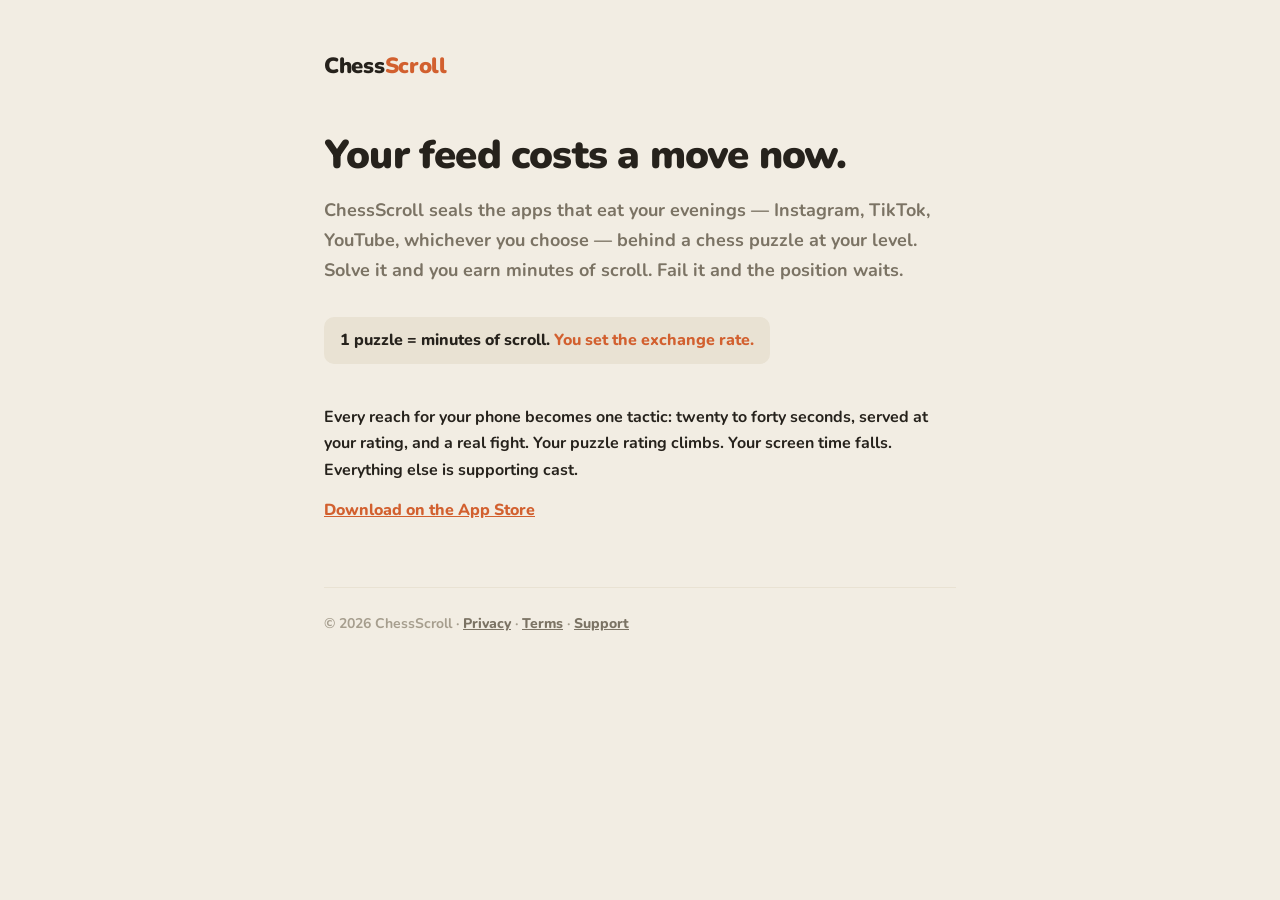
<file: index.html>
<!DOCTYPE html>
<html lang="en">
<head>
  <meta charset="utf-8">
  <meta name="viewport" content="width=device-width, initial-scale=1">
  <title>ChessScroll — Earn Your Scroll</title>
  <meta name="description" content="ChessScroll seals your distracting apps behind a chess puzzle at your level. Solve it and you earn minutes of scroll.">
  <link rel="preconnect" href="https://fonts.googleapis.com">
  <link rel="preconnect" href="https://fonts.gstatic.com" crossorigin>
  <link href="https://fonts.googleapis.com/css2?family=Nunito:wght@700;800;900&display=swap" rel="stylesheet">
  <link rel="stylesheet" href="style.css">
</head>
<body>
  <div class="wrap">
    <header class="site">
      <a href="/"><span class="wordmark"><span class="chess">Chess</span><span class="scroll">Scroll</span></span></a>
    </header>

    <p class="tagline">Your feed costs a move now.</p>

    <p class="sub">ChessScroll seals the apps that eat your evenings — Instagram, TikTok,
      YouTube, whichever you choose — behind a chess puzzle at your level. Solve it and you
      earn minutes of scroll. Fail it and the position waits.</p>

    <p class="deal">1 puzzle = minutes of scroll. <span class="n">You set the exchange rate.</span></p>

    <p>Every reach for your phone becomes one tactic: twenty to forty seconds, served at your
      rating, and a real fight. Your puzzle rating climbs. Your screen
      time falls. Everything else is supporting cast.</p>

    <p><strong><a href="https://apps.apple.com/app/id6789703834">Download on the App Store</a></strong></p>

    <footer>
      © 2026 ChessScroll ·
      <a href="privacy.html">Privacy</a> ·
      <a href="terms.html">Terms</a> ·
      <a href="support.html">Support</a>
    </footer>
  </div>
</body>
</html>
</file>
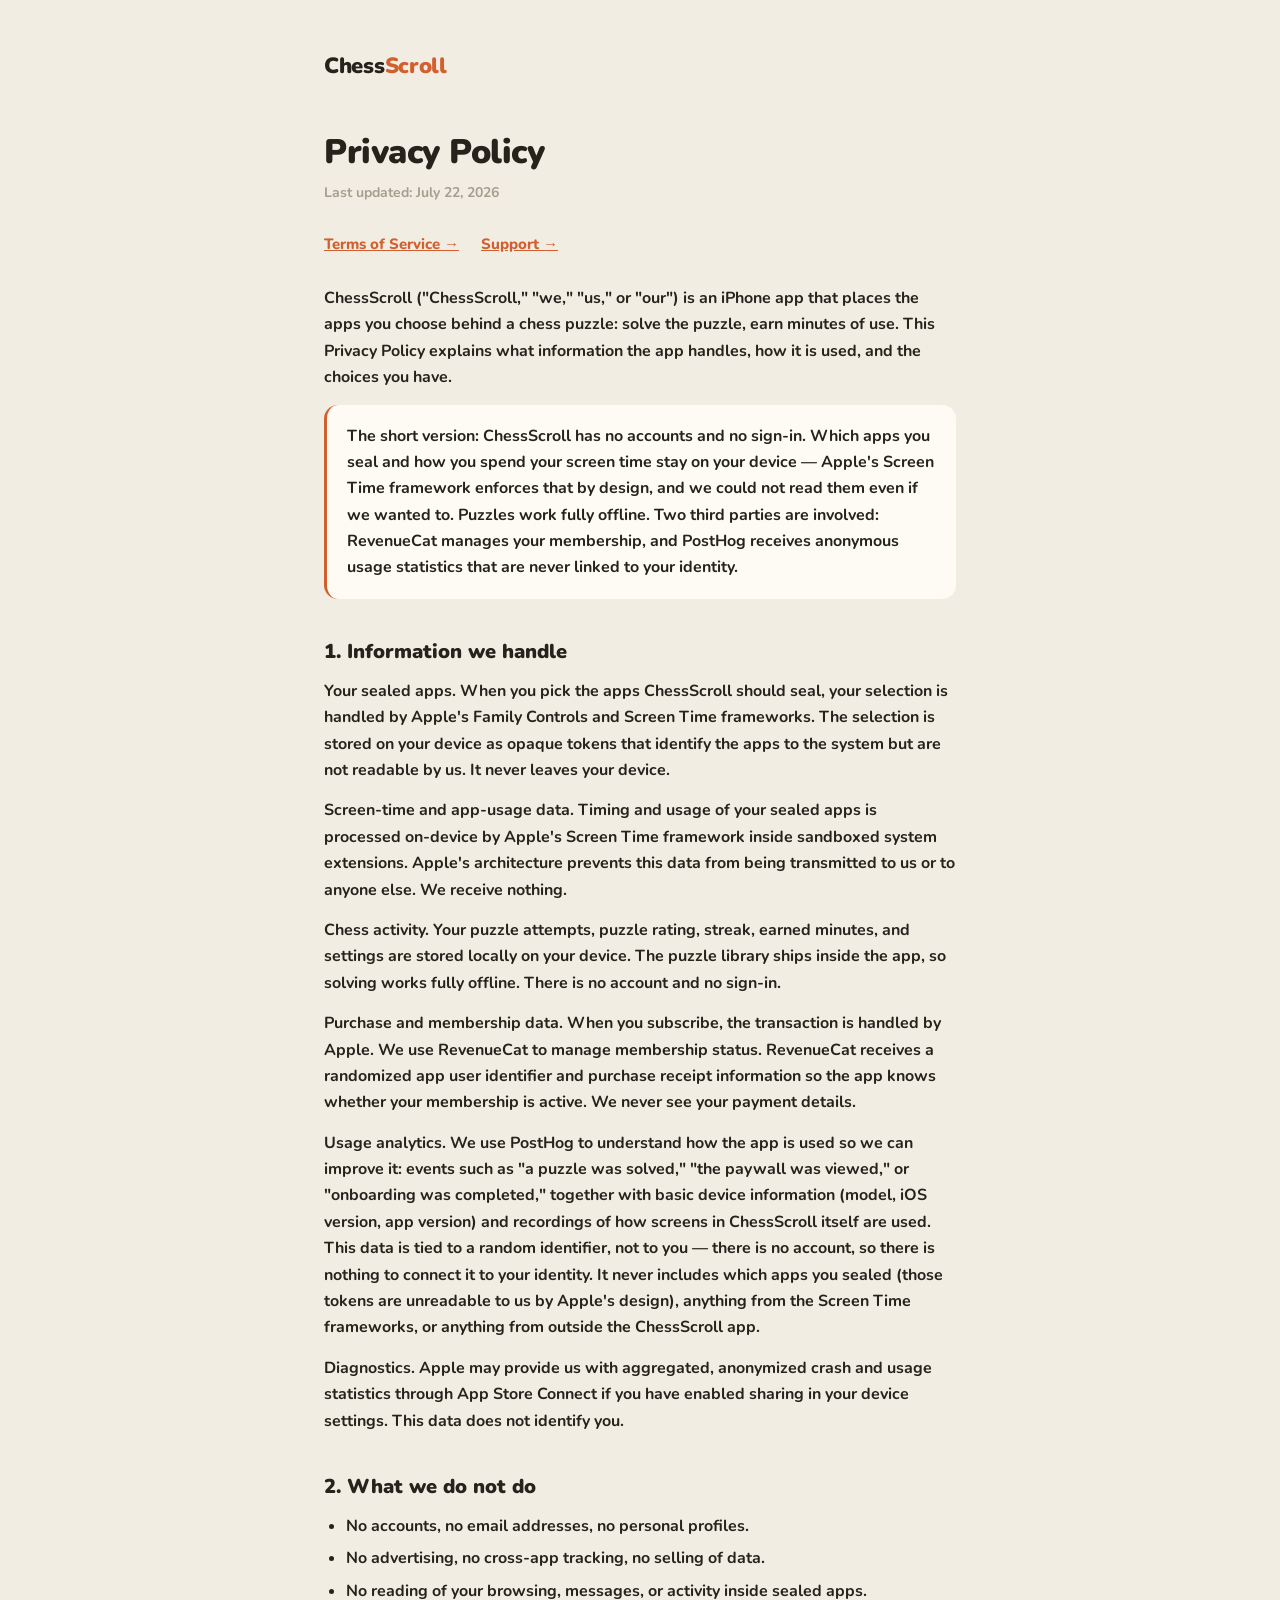
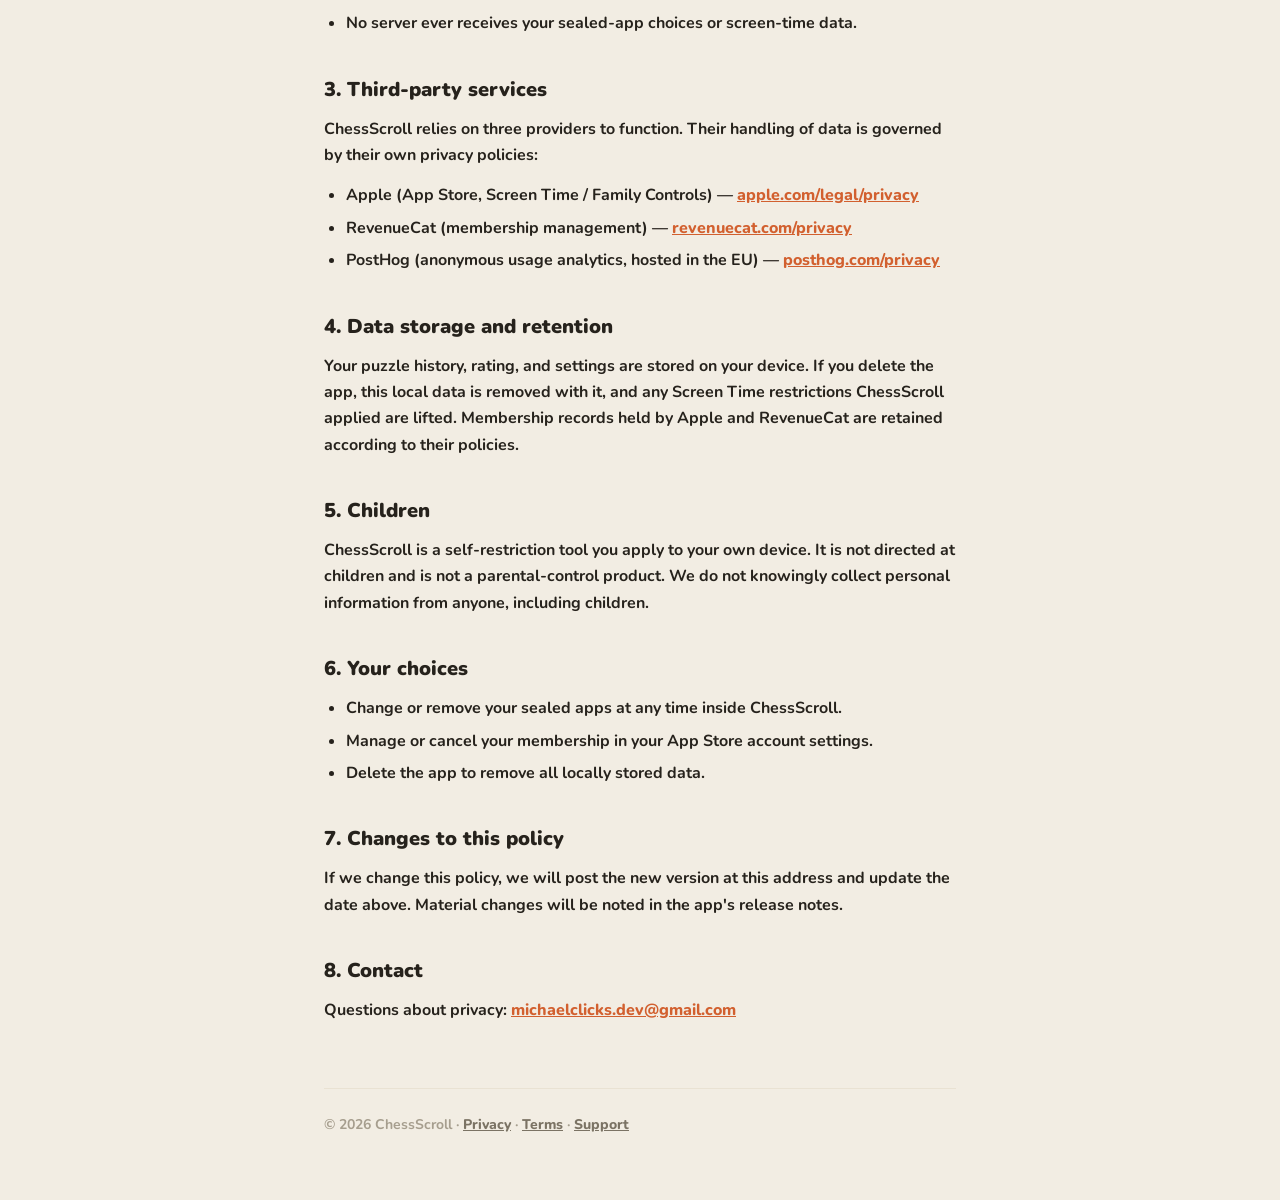
<file: privacy.html>
<!DOCTYPE html>
<html lang="en">
<head>
  <meta charset="utf-8">
  <meta name="viewport" content="width=device-width, initial-scale=1">
  <title>ChessScroll — Privacy Policy</title>
  <link rel="preconnect" href="https://fonts.googleapis.com">
  <link rel="preconnect" href="https://fonts.gstatic.com" crossorigin>
  <link href="https://fonts.googleapis.com/css2?family=Nunito:wght@700;800;900&display=swap" rel="stylesheet">
  <link rel="stylesheet" href="style.css">
</head>
<body>
  <div class="wrap">
    <header class="site">
      <a href="/"><span class="wordmark"><span class="chess">Chess</span><span class="scroll">Scroll</span></span></a>
    </header>

    <h1>Privacy Policy</h1>
    <p class="updated">Last updated: July 22, 2026</p>

    <nav class="toc">
      <a href="terms.html">Terms of Service →</a>
      <a href="support.html">Support →</a>
    </nav>

    <p>ChessScroll ("ChessScroll," "we," "us," or "our") is an iPhone app that places the apps
      you choose behind a chess puzzle: solve the puzzle, earn minutes of use. This Privacy
      Policy explains what information the app handles, how it is used, and the choices you
      have.</p>

    <div class="card note">
      <strong>The short version:</strong> ChessScroll has no accounts and no sign-in. Which
      apps you seal and how you spend your screen time stay on your device — Apple's Screen
      Time framework enforces that by design, and we could not read them even if we wanted to.
      Puzzles work fully offline. Two third parties are involved: RevenueCat manages your
      membership, and PostHog receives anonymous usage statistics that are never linked to
      your identity.
    </div>

    <h2>1. Information we handle</h2>
    <p><strong>Your sealed apps.</strong> When you pick the apps ChessScroll should seal, your
      selection is handled by Apple's Family Controls and Screen Time frameworks. The selection
      is stored on your device as opaque tokens that identify the apps to the system but are
      not readable by us. It never leaves your device.</p>
    <p><strong>Screen-time and app-usage data.</strong> Timing and usage of your sealed apps is
      processed on-device by Apple's Screen Time framework inside sandboxed system extensions.
      Apple's architecture prevents this data from being transmitted to us or to anyone else.
      We receive nothing.</p>
    <p><strong>Chess activity.</strong> Your puzzle attempts, puzzle rating, streak, earned
      minutes, and settings are stored locally on your device. The puzzle library ships inside
      the app, so solving works fully offline. There is no account and no sign-in.</p>
    <p><strong>Purchase and membership data.</strong> When you subscribe, the transaction is
      handled by Apple. We use RevenueCat to manage membership status. RevenueCat receives a
      randomized app user identifier and purchase receipt information so the app knows whether
      your membership is active. We never see your payment details.</p>
    <p><strong>Usage analytics.</strong> We use PostHog to understand how the app is used so
      we can improve it: events such as "a puzzle was solved," "the paywall was viewed," or
      "onboarding was completed," together with basic device information (model, iOS version,
      app version) and recordings of how screens in ChessScroll itself are used. This data is
      tied to a random identifier, not to you — there is no account, so there is nothing to
      connect it to your identity. It never includes which apps you sealed (those tokens are
      unreadable to us by Apple's design), anything from the Screen Time frameworks, or
      anything from outside the ChessScroll app.</p>
    <p><strong>Diagnostics.</strong> Apple may provide us with aggregated, anonymized crash and
      usage statistics through App Store Connect if you have enabled sharing in your device
      settings. This data does not identify you.</p>

    <h2>2. What we do not do</h2>
    <ul>
      <li>No accounts, no email addresses, no personal profiles.</li>
      <li>No advertising, no cross-app tracking, no selling of data.</li>
      <li>No reading of your browsing, messages, or activity inside sealed apps.</li>
      <li>No server ever receives your sealed-app choices or screen-time data.</li>
    </ul>

    <h2>3. Third-party services</h2>
    <p>ChessScroll relies on three providers to function. Their handling of data is governed
      by their own privacy policies:</p>
    <ul>
      <li><strong>Apple (App Store, Screen Time / Family Controls)</strong> —
        <a href="https://www.apple.com/legal/privacy/" target="_blank" rel="noopener">apple.com/legal/privacy</a></li>
      <li><strong>RevenueCat</strong> (membership management) —
        <a href="https://www.revenuecat.com/privacy" target="_blank" rel="noopener">revenuecat.com/privacy</a></li>
      <li><strong>PostHog</strong> (anonymous usage analytics, hosted in the EU) —
        <a href="https://posthog.com/privacy" target="_blank" rel="noopener">posthog.com/privacy</a></li>
    </ul>

    <h2>4. Data storage and retention</h2>
    <p>Your puzzle history, rating, and settings are stored on your device. If you delete the
      app, this local data is removed with it, and any Screen Time restrictions ChessScroll
      applied are lifted. Membership records held by Apple and RevenueCat are retained
      according to their policies.</p>

    <h2>5. Children</h2>
    <p>ChessScroll is a self-restriction tool you apply to your own device. It is not directed
      at children and is not a parental-control product. We do not knowingly collect personal
      information from anyone, including children.</p>

    <h2>6. Your choices</h2>
    <ul>
      <li>Change or remove your sealed apps at any time inside ChessScroll.</li>
      <li>Manage or cancel your membership in your App Store account settings.</li>
      <li>Delete the app to remove all locally stored data.</li>
    </ul>

    <h2>7. Changes to this policy</h2>
    <p>If we change this policy, we will post the new version at this address and update the
      date above. Material changes will be noted in the app's release notes.</p>

    <h2>8. Contact</h2>
    <p>Questions about privacy: <a href="mailto:michaelclicks.dev@gmail.com">michaelclicks.dev@gmail.com</a></p>

    <footer>
      © 2026 ChessScroll ·
      <a href="privacy.html">Privacy</a> ·
      <a href="terms.html">Terms</a> ·
      <a href="support.html">Support</a>
    </footer>
  </div>
</body>
</html>
</file>
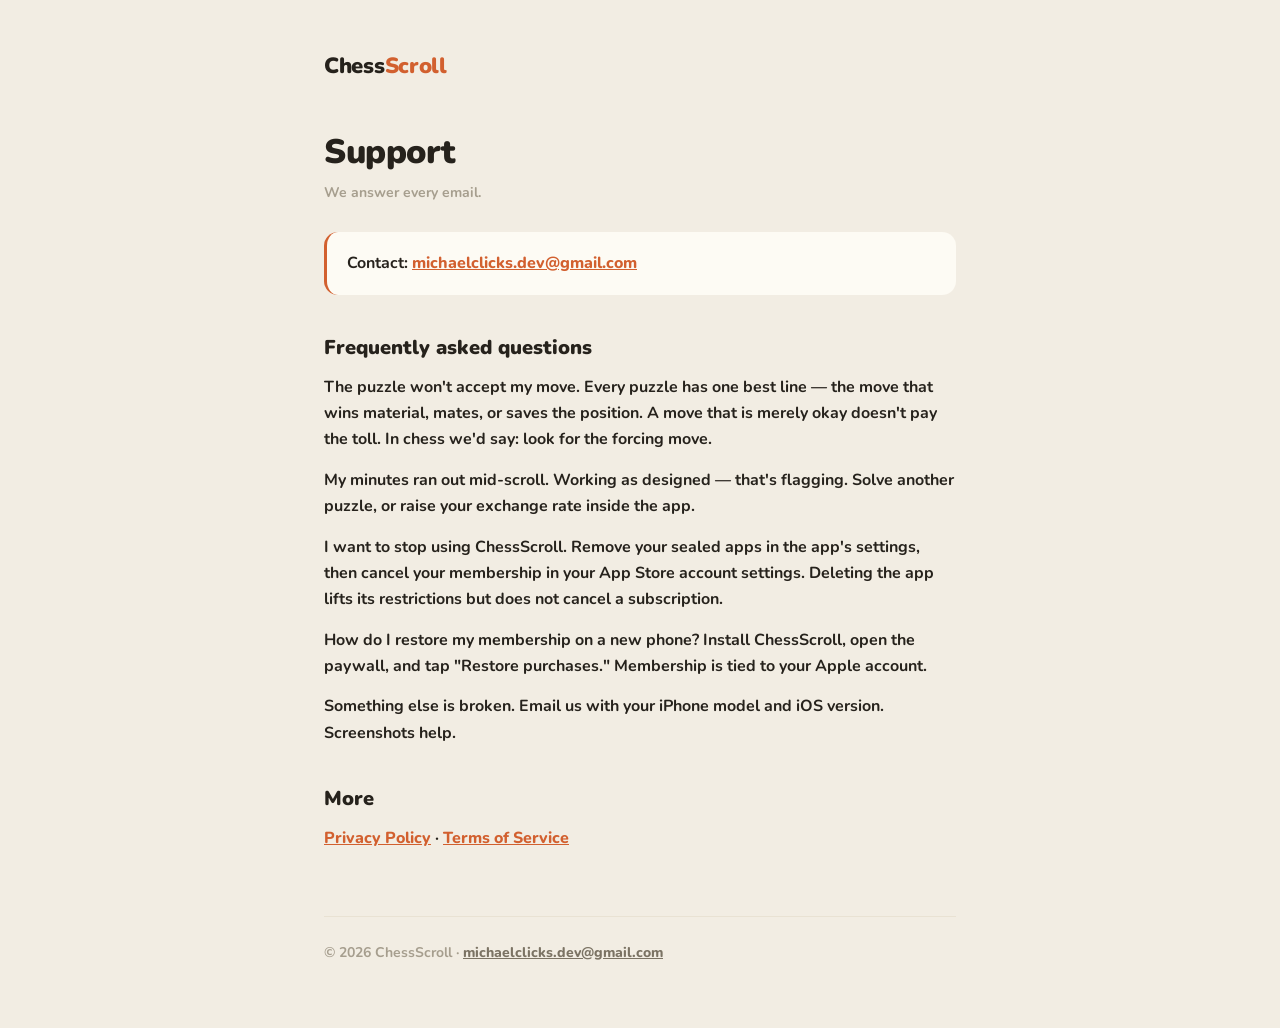
<file: support.html>
<!DOCTYPE html>
<html lang="en">
<head>
  <meta charset="utf-8">
  <meta name="viewport" content="width=device-width, initial-scale=1">
  <title>ChessScroll — Support</title>
  <link rel="preconnect" href="https://fonts.googleapis.com">
  <link rel="preconnect" href="https://fonts.gstatic.com" crossorigin>
  <link href="https://fonts.googleapis.com/css2?family=Nunito:wght@700;800;900&display=swap" rel="stylesheet">
  <link rel="stylesheet" href="style.css">
</head>
<body>
  <div class="wrap">
    <header class="site">
      <a href="/"><span class="wordmark"><span class="chess">Chess</span><span class="scroll">Scroll</span></span></a>
    </header>

    <h1>Support</h1>
    <p class="updated">We answer every email.</p>

    <div class="card note">
      <strong>Contact:</strong>
      <a href="mailto:michaelclicks.dev@gmail.com">michaelclicks.dev@gmail.com</a>
    </div>

    <h2>Frequently asked questions</h2>

    <p><strong>The puzzle won't accept my move.</strong> Every puzzle has one best line —
      the move that wins material, mates, or saves the position. A move that is merely okay
      doesn't pay the toll. In chess we'd say: look for the forcing move.</p>

    <p><strong>My minutes ran out mid-scroll.</strong> Working as designed — that's flagging.
      Solve another puzzle, or raise your exchange rate inside the app.</p>

    <p><strong>I want to stop using ChessScroll.</strong> Remove your sealed apps in the app's
      settings, then cancel your membership in your App Store account settings. Deleting the
      app lifts its restrictions but does not cancel a subscription.</p>

    <p><strong>How do I restore my membership on a new phone?</strong> Install ChessScroll,
      open the paywall, and tap "Restore purchases." Membership is tied to your Apple
      account.</p>

    <p><strong>Something else is broken.</strong> Email us with your iPhone model and iOS
      version. Screenshots help.</p>

    <h2>More</h2>
    <p>
      <a href="privacy.html">Privacy Policy</a> ·
      <a href="terms.html">Terms of Service</a>
    </p>

    <footer>
      © 2026 ChessScroll ·
      <a href="mailto:michaelclicks.dev@gmail.com">michaelclicks.dev@gmail.com</a>
    </footer>
  </div>
</body>
</html>
</file>
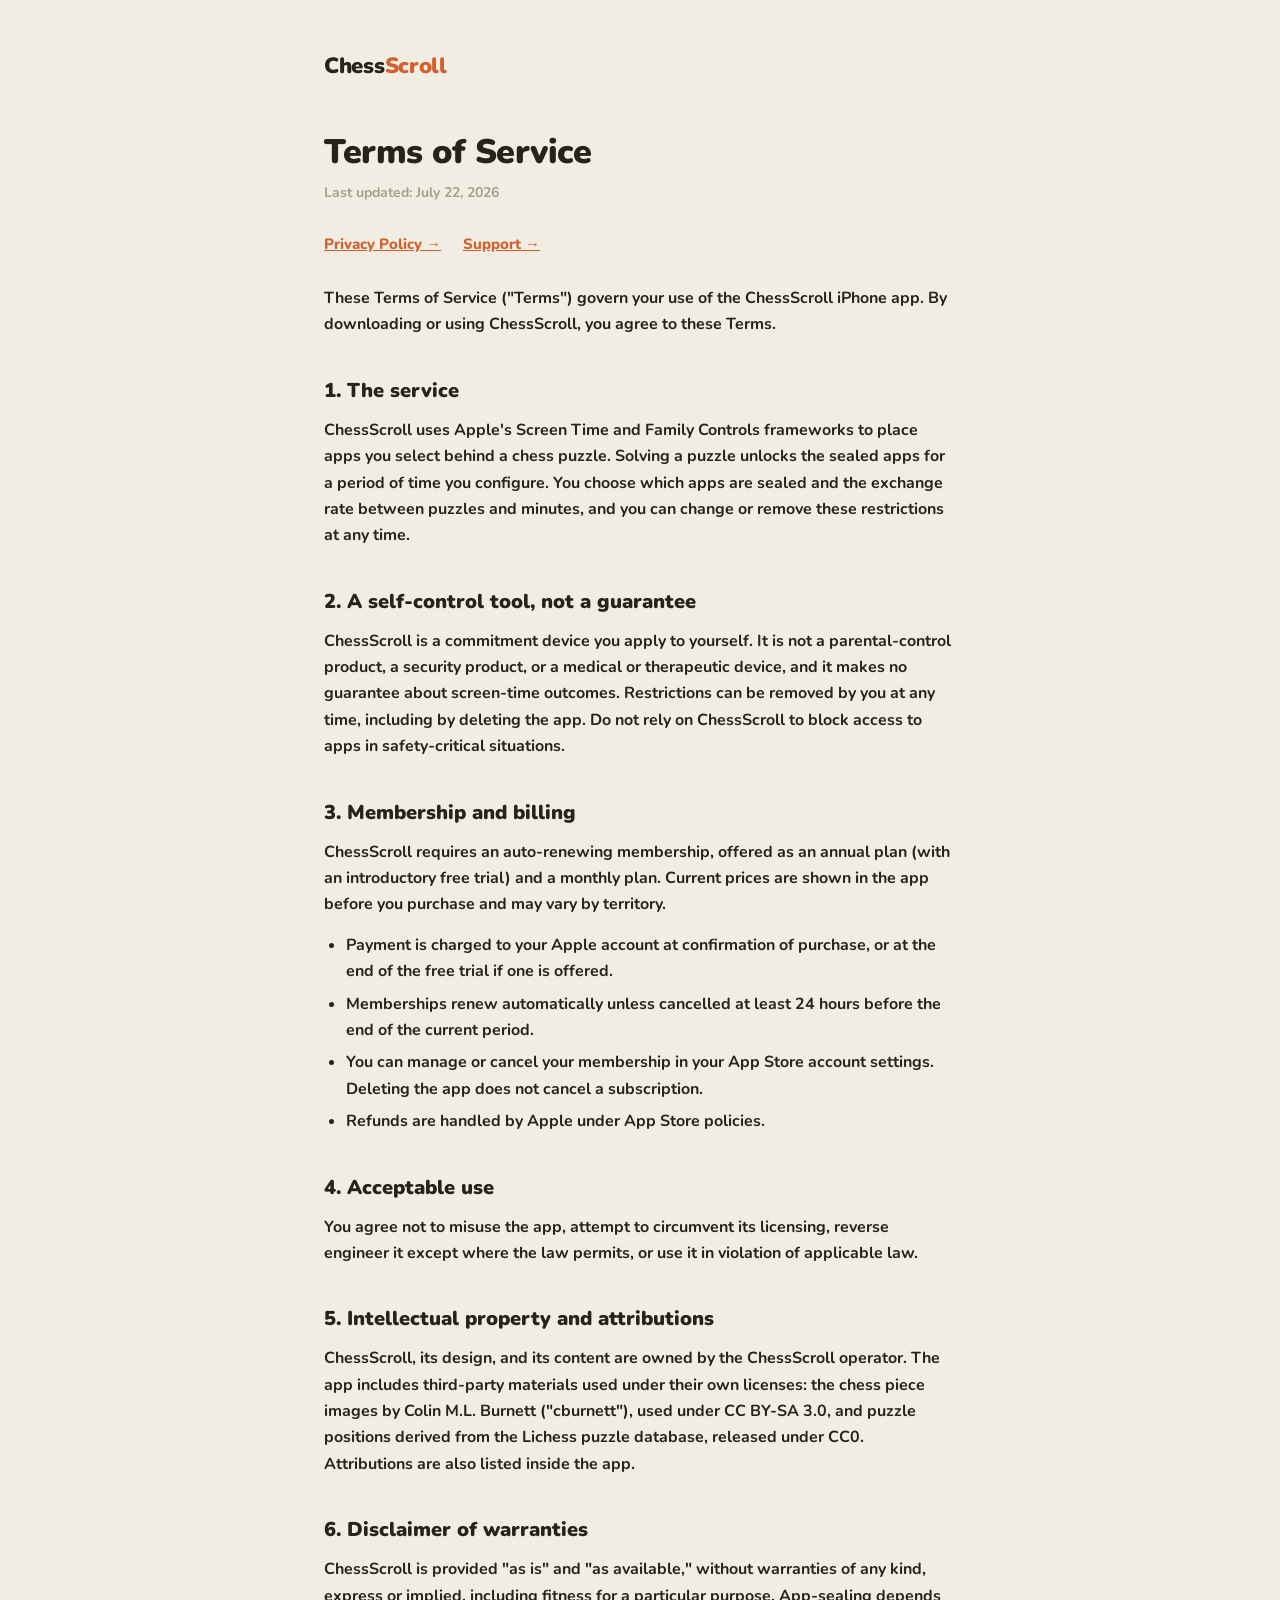
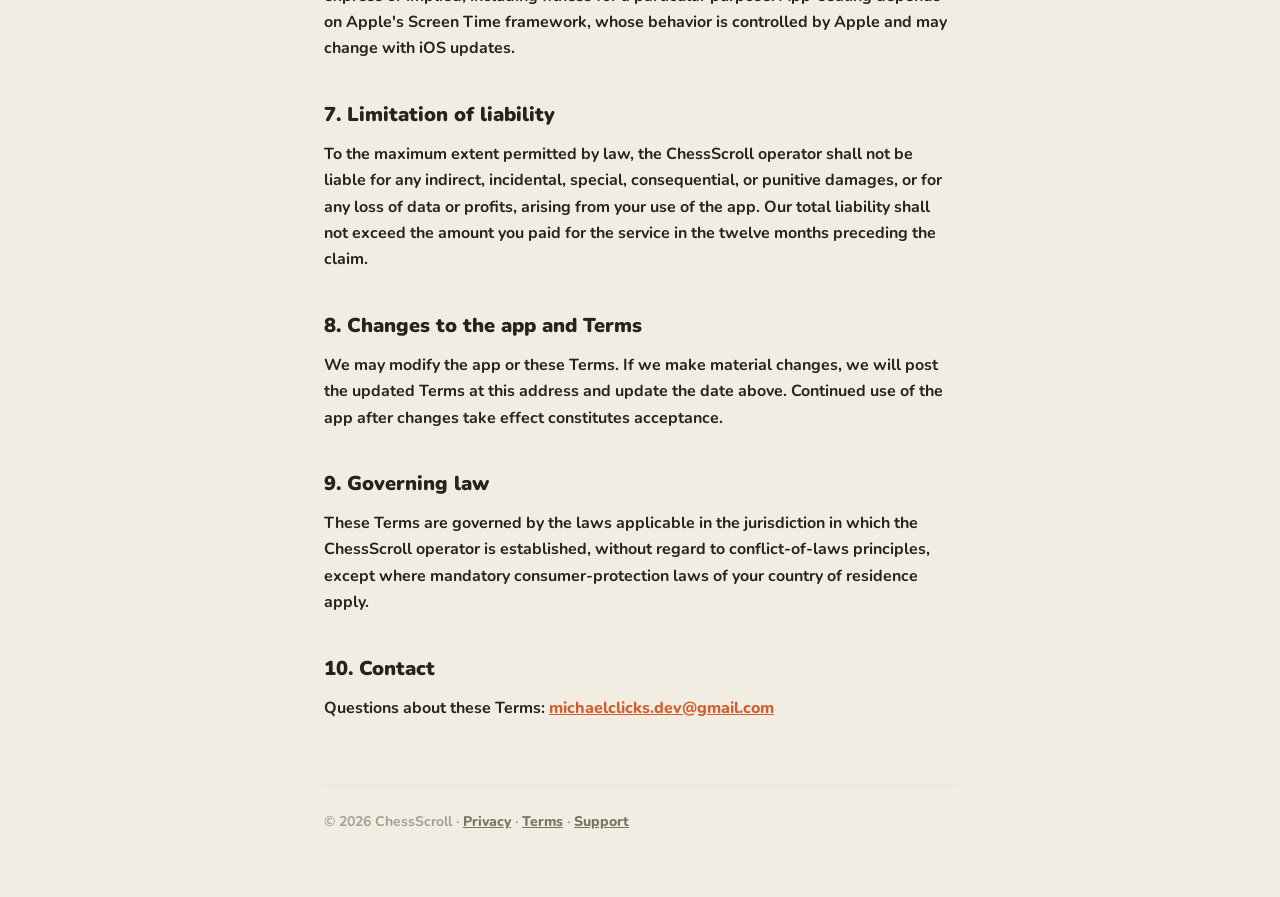
<file: terms.html>
<!DOCTYPE html>
<html lang="en">
<head>
  <meta charset="utf-8">
  <meta name="viewport" content="width=device-width, initial-scale=1">
  <title>ChessScroll — Terms of Service</title>
  <link rel="preconnect" href="https://fonts.googleapis.com">
  <link rel="preconnect" href="https://fonts.gstatic.com" crossorigin>
  <link href="https://fonts.googleapis.com/css2?family=Nunito:wght@700;800;900&display=swap" rel="stylesheet">
  <link rel="stylesheet" href="style.css">
</head>
<body>
  <div class="wrap">
    <header class="site">
      <a href="/"><span class="wordmark"><span class="chess">Chess</span><span class="scroll">Scroll</span></span></a>
    </header>

    <h1>Terms of Service</h1>
    <p class="updated">Last updated: July 22, 2026</p>

    <nav class="toc">
      <a href="privacy.html">Privacy Policy →</a>
      <a href="support.html">Support →</a>
    </nav>

    <p>These Terms of Service ("Terms") govern your use of the ChessScroll iPhone app. By
      downloading or using ChessScroll, you agree to these Terms.</p>

    <h2>1. The service</h2>
    <p>ChessScroll uses Apple's Screen Time and Family Controls frameworks to place apps you
      select behind a chess puzzle. Solving a puzzle unlocks the sealed apps for a period of
      time you configure. You choose which apps are sealed and the exchange rate between
      puzzles and minutes, and you can change or remove these restrictions at any time.</p>

    <h2>2. A self-control tool, not a guarantee</h2>
    <p>ChessScroll is a commitment device you apply to yourself. It is not a parental-control
      product, a security product, or a medical or therapeutic device, and it makes no
      guarantee about screen-time outcomes. Restrictions can be removed by you at any time,
      including by deleting the app. Do not rely on ChessScroll to block access to apps in
      safety-critical situations.</p>

    <h2>3. Membership and billing</h2>
    <p>ChessScroll requires an auto-renewing membership, offered as an annual plan (with an
      introductory free trial) and a monthly plan. Current prices are shown in the app before
      you purchase and may vary by territory.</p>
    <ul>
      <li>Payment is charged to your Apple account at confirmation of purchase, or at the end
        of the free trial if one is offered.</li>
      <li>Memberships renew automatically unless cancelled at least 24 hours before the end of
        the current period.</li>
      <li>You can manage or cancel your membership in your App Store account settings. Deleting
        the app does not cancel a subscription.</li>
      <li>Refunds are handled by Apple under App Store policies.</li>
    </ul>

    <h2>4. Acceptable use</h2>
    <p>You agree not to misuse the app, attempt to circumvent its licensing, reverse engineer
      it except where the law permits, or use it in violation of applicable law.</p>

    <h2>5. Intellectual property and attributions</h2>
    <p>ChessScroll, its design, and its content are owned by the ChessScroll operator. The app
      includes third-party materials used under their own licenses: the chess piece images by
      Colin M.L. Burnett ("cburnett"), used under CC BY-SA 3.0, and puzzle positions derived
      from the Lichess puzzle database, released under CC0. Attributions are also listed inside
      the app.</p>

    <h2>6. Disclaimer of warranties</h2>
    <p>ChessScroll is provided "as is" and "as available," without warranties of any kind,
      express or implied, including fitness for a particular purpose. App-sealing depends on
      Apple's Screen Time framework, whose behavior is controlled by Apple and may change with
      iOS updates.</p>

    <h2>7. Limitation of liability</h2>
    <p>To the maximum extent permitted by law, the ChessScroll operator shall not be liable for
      any indirect, incidental, special, consequential, or punitive damages, or for any loss of
      data or profits, arising from your use of the app. Our total liability shall not exceed
      the amount you paid for the service in the twelve months preceding the claim.</p>

    <h2>8. Changes to the app and Terms</h2>
    <p>We may modify the app or these Terms. If we make material changes, we will post the
      updated Terms at this address and update the date above. Continued use of the app after
      changes take effect constitutes acceptance.</p>

    <h2>9. Governing law</h2>
    <p>These Terms are governed by the laws applicable in the jurisdiction in which the
      ChessScroll operator is established, without regard to conflict-of-laws principles,
      except where mandatory consumer-protection laws of your country of residence apply.</p>

    <h2>10. Contact</h2>
    <p>Questions about these Terms: <a href="mailto:michaelclicks.dev@gmail.com">michaelclicks.dev@gmail.com</a></p>

    <footer>
      © 2026 ChessScroll ·
      <a href="privacy.html">Privacy</a> ·
      <a href="terms.html">Terms</a> ·
      <a href="support.html">Support</a>
    </footer>
  </div>
</body>
</html>
</file>
<file: style.css>
:root {
  --bg: #211E1A;
  --card: #2C2822;
  --chip: #38332B;
  --ink: #F2EDE3;
  --ink-muted: #A69E8E;
  --ink-faint: #6E675C;
  --accent: #E8734A;
}

@media (prefers-color-scheme: light) {
  :root {
    --bg: #F2EDE3;
    --card: #FDFBF4;
    --chip: #E9E2D3;
    --ink: #26221C;
    --ink-muted: #7B7364;
    --ink-faint: #A69E8E;
    --accent: #D2602F;
  }
}

* { margin: 0; padding: 0; box-sizing: border-box; }

body {
  background: var(--bg);
  color: var(--ink);
  font-family: "Nunito", -apple-system, "Segoe UI", sans-serif;
  font-weight: 700;
  line-height: 1.65;
  -webkit-font-smoothing: antialiased;
}

.wrap {
  max-width: 680px;
  margin: 0 auto;
  padding: 48px 24px 64px;
}

header.site {
  display: flex;
  align-items: baseline;
  gap: 2px;
  margin-bottom: 48px;
}
header.site a { text-decoration: none; }
.wordmark {
  font-size: 22px;
  font-weight: 900;
  letter-spacing: -0.3px;
}
.wordmark .chess { color: var(--ink); }
.wordmark .scroll { color: var(--accent); }

h1 {
  font-size: 34px;
  font-weight: 900;
  letter-spacing: -0.5px;
  line-height: 1.2;
  margin-bottom: 8px;
}

h2 {
  font-size: 20px;
  font-weight: 900;
  margin: 36px 0 10px;
}

p { margin-bottom: 14px; color: var(--ink); }
p.updated {
  color: var(--ink-faint);
  font-size: 14px;
  margin-bottom: 28px;
}

ul { margin: 0 0 14px 22px; }
li { margin-bottom: 6px; }

a { color: var(--accent); font-weight: 800; }
a:hover { opacity: 0.85; }

nav.toc {
  margin-bottom: 28px;
  font-size: 15px;
}
nav.toc a { margin-right: 18px; }

.card {
  background: var(--card);
  border-radius: 14px;
  padding: 18px 20px;
  margin-bottom: 24px;
}
.card.note { border-left: 3px solid var(--accent); }

.tagline {
  font-size: 40px;
  font-weight: 900;
  letter-spacing: -0.8px;
  line-height: 1.15;
  margin: 0 0 18px;
}
.tagline .earn { color: var(--accent); }

.sub {
  color: var(--ink-muted);
  font-size: 18px;
  margin-bottom: 32px;
}

.deal {
  display: inline-block;
  background: var(--chip);
  border-radius: 10px;
  padding: 10px 16px;
  font-weight: 800;
  font-size: 16px;
  margin-bottom: 40px;
}
.deal .n { color: var(--accent); }

footer {
  margin-top: 64px;
  padding-top: 24px;
  border-top: 1px solid var(--chip);
  color: var(--ink-faint);
  font-size: 14px;
}
footer a { color: var(--ink-muted); }
</file>
